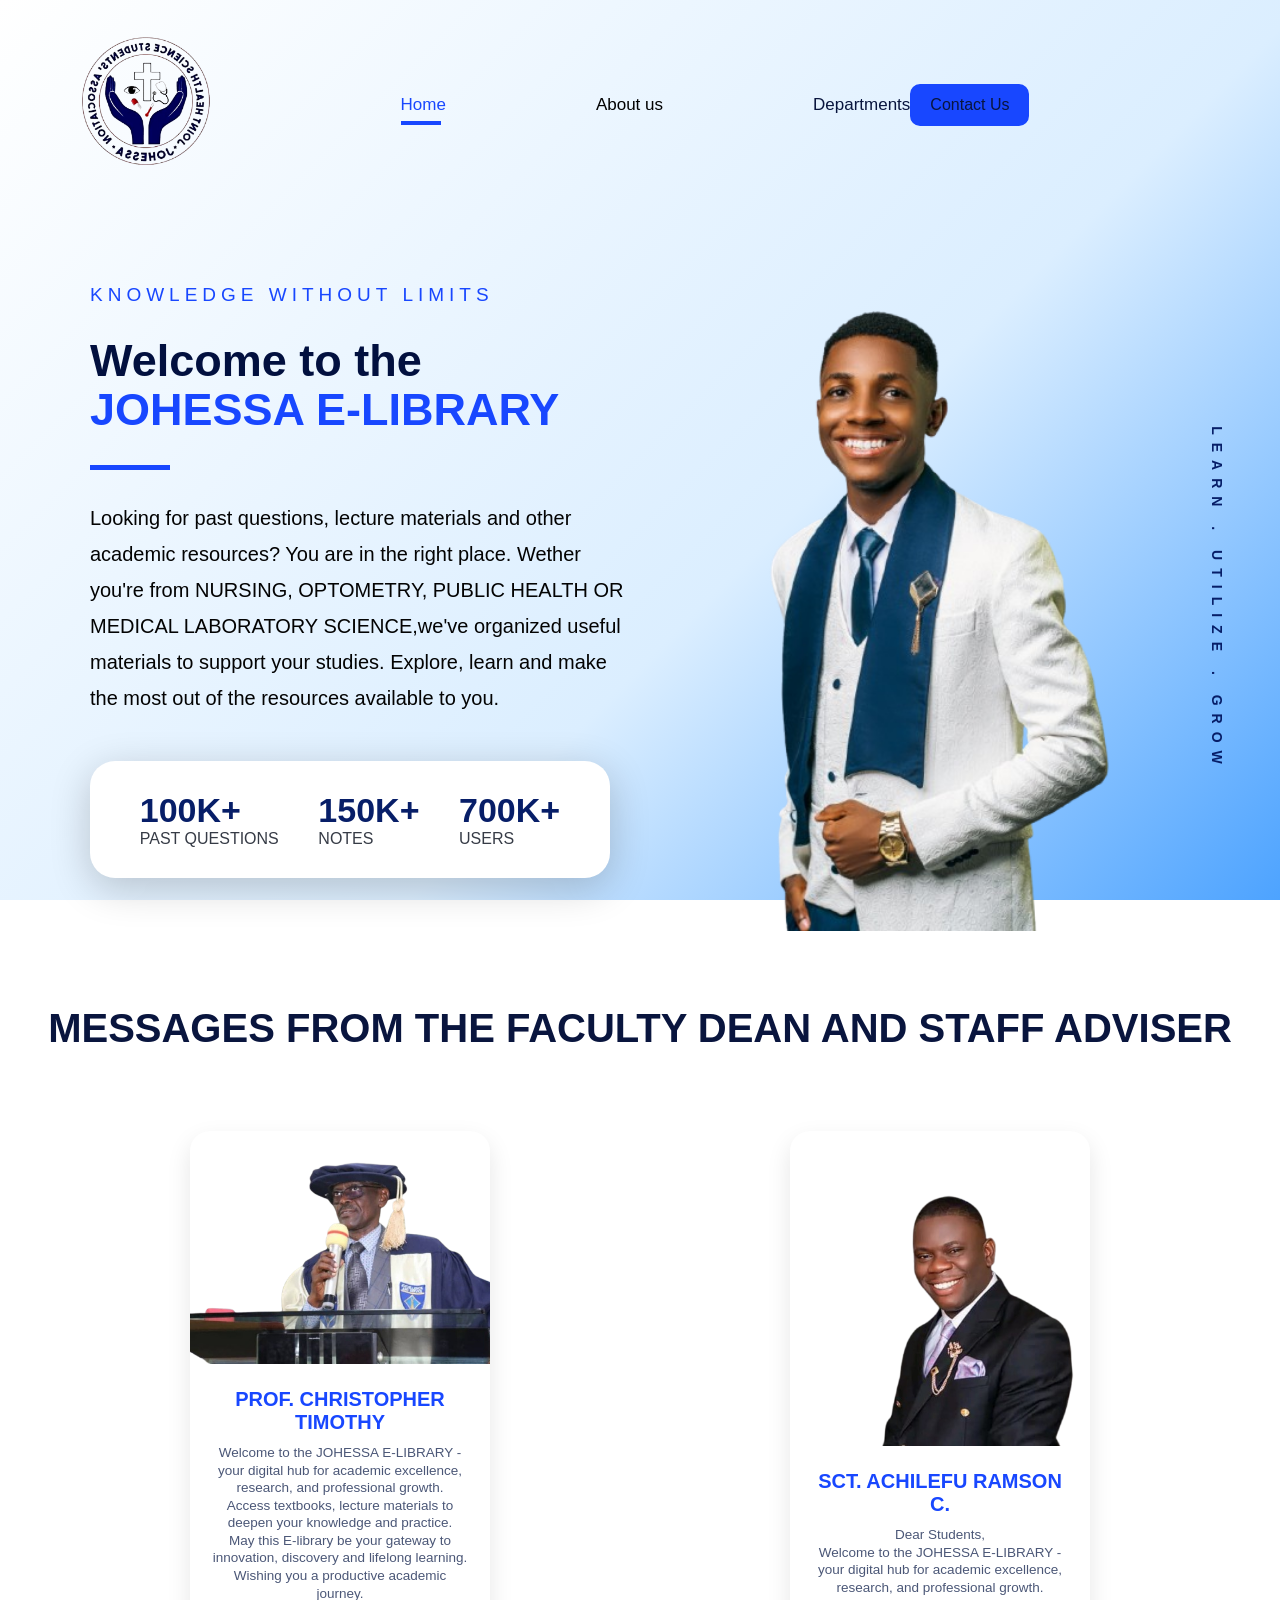
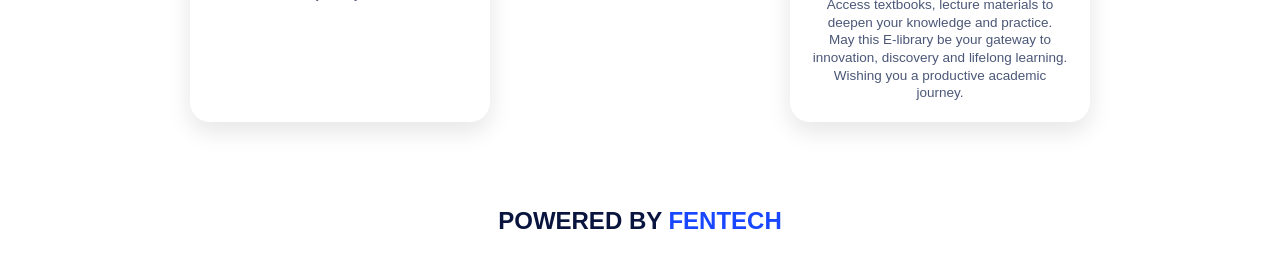
<file: index.html>
<!DOCTYPE html>
<html lang="en">

<head>
    <meta charset="UTF-8">
    <meta name="viewport" content="width=device-width, initial-scale=1.0">
    <title>JOHESSA E-Library</title>
    <link href="https://fonts.googleapis.com/css2?family=poppins:wght@300;400;500;600;700;800&display=swap"
        rel="stylesheet">
    <link rel="stylesheet" href="https://cdnjs.cloudflare.com/ajax/libs/font-awesome/6.6.0/css/all.min.css"
        crossorigin="anonymous" referrerpolicy="no-referrer">
    <link rel="stylesheet" href="JOHESSA.css">
</head>

<body>

    <div class="hero">



        <nav class="navbar">
            <div class="logo">
                <img src="images/johessa.png" alt="">
            </div>
            <div class="menu-toggle" id="menu-toggle">
                <i class="fas fa-bars"></i>
            </div>

            <div class="nav-center">
                <ul class="nav-links">
                    <li class="active">Home</li>
                    <li><a href="ABOUT US.html">About us</a></li>
                    <li class="dropdown">
                        <a href="#">Departments</a>

                        <ul class="dropdown-menu">

                            <!-- OPTOMETRY -->
                            <li class="course-item">
                                <a href="#">OPTOMETRY ▶</a>

                                <ul class="level-menu">
                                    <li><a href="general 100lvl.html">100 LVL</a></li>
                                    <li><a href="opt 200 lvl.html">200 LVL</a></li>
                                    <li><a href="opt 300 lvl.html">300 LVL</a></li>
                                    <li><a href="opt 400 lvl.html">400 LVL</a></li>
                                    <li><a href="opt 500 lvl.html">500 LVL</a></li>
                                    <li><a href="opt 600 lvl.html">600 LVL</a></li>
                                </ul>
                            </li>

                            <!-- NURSING -->
                            <li class="course-item">
                                <a href="#">NURSING ▶</a>

                                <ul class="level-menu">
                                    <li><a href="general 100lvl.html">100 LVL</a></li>
                                    <li><a href="nursing 200 lvl.html">200 LVL</a></li>
                                    <li><a href="nursing 300 lvl.html">300 LVL</a></li>
                                    <li><a href="nursing 400 lvl.html">400 LVL</a></li>
                                    <li><a href="nursing 500 lvl.html">500 LVL</a></li>
                                </ul>
                            </li>

                            <!-- PUBLIC HEALTH -->
                            <li class="course-item">
                                <a href="#">PUBLIC HEALTH ▶</a>

                                <ul class="level-menu">
                                    <li><a href="general 100lvl.html">100 LVL</a></li>
                                    <li><a href="pub health 200 lvl.html">200 LVL</a></li>
                                    <li><a href="pub health 300 lvl.html">300 LVL</a></li>
                                    <li><a href="pub health 400 lvl.html">400 LVL</a></li>
                                </ul>
                            </li>

                            <!-- MED LAB -->
                            <li class="course-item">
                                <a href="#">MEDICAL LAB ▶</a>

                                <ul class="level-menu">
                                    <li><a href="https://medicallaboratoryscience.vercel.app/" target="_blank">100
                                            LVL</a></li>
                                    <li><a href="https://medicallaboratoryscience.vercel.app/" target="_blank">200
                                            LVL</a></li>
                                    <li><a href="https://medicallaboratoryscience.vercel.app/" target="_blank">300
                                            LVL</a></li>
                                    <li><a href="https://medicallaboratoryscience.vercel.app/" target="_blank">400
                                            LVL</a></li>
                                    <li><a href="https://medicallaboratoryscience.vercel.app/" target="_blank">500
                                            LVL</a></li>
                                </ul>
                            </li>

                        </ul>
                    </li>

                    <!-- MOBILE CONTACT -->
                    <li class="mobile-contact">
                        <a href="#">Contact Us</a>

                        <ul class="mobile-contact-menu">

                            <li class="contact-item">
                                <a href="#">📞 Phone</a>
                                <ul class="contact-submenu">
                                    <li><a href="tel:09037460207">09037460207</a></li>
                                </ul>
                            </li>

                            <li class="contact-item">
                                <a href="#">✉️ Email</a>
                                <ul class="contact-submenu">
                                    <li>
                                        <a href="mailto:absujohessa@gmail.com">
                                            absujohessa@gmail.com
                                        </a>
                                    </li>
                                </ul>
                            </li>

                            <li class="contact-item">
                                <a href="#">🎵 TikTok</a>
                                <ul class="contact-submenu">
                                    <li>
                                        <a href="https://www.tiktok.com/@johessa.info.hub?_r=1&_t=ZS-97MoIOwzLV6"
                                            target="_blank">
                                            @johessa.info.hub
                                        </a>
                                    </li>
                                </ul>
                            </li>

                        </ul>
                </ul>
                </li>


                <div class="nav-right">
                    <li class="contact">
                        <a href="#" class="contact-box">Contact Us</a>

                        <ul class="contact-menu">

                            <li class="contact-item">
                                <a href="#">📞 Phone</a>

                                <ul class="contact-submenu">
                                    <li><a href="tel:09037460207">09037460207</a></li>
                                </ul>
                            </li>

                            <li class="contact-item">
                                <a href="#">✉️ Email</a>

                                <ul class="contact-submenu">
                                    <li>
                                        <a href="mailto:absujohessa@gmail.com">
                                            absujohessa@gmail.com
                                        </a>
                                    </li>
                                </ul>
                            </li>

                            <li class="contact-item">
                                <a href="#">🎵 TikTok</a>

                                <ul class="contact-submenu">
                                    <li>
                                        <a href="https://www.tiktok.com/@johessa.info.hub?_r=1&_t=ZS-97MoIOwzLV6"
                                            target="_blank">
                                            @johessa.info.hub
                                        </a>
                                    </li>
                                </ul>
                            </li>
                </div>

        </nav>

        <!--Hero content-->
        <section class="content">
            <div class="left">
                <p class="tagline">
                    KNOWLEDGE WITHOUT LIMITS
                </p>

                <H1>
                    Welcome to the
                    <br>
                    <span>JOHESSA E-LIBRARY</span>
                </H1>
                <div class="line"></div>
                <p class="description">
                    Looking for past questions, lecture materials and other academic resources? You are in the right
                    place.
                    Wether you're from NURSING, OPTOMETRY, PUBLIC HEALTH OR MEDICAL LABORATORY SCIENCE,we've organized
                    useful
                    materials to support your studies.
                    Explore, learn and make the most out of the resources available to you.
                </p>


                <!--Stats-->

                <div class="stats">

                    <div class="stat">
                        <h3>100K+</h3>
                        <p>PAST QUESTIONS</p>
                    </div>
                    <div class="stat">
                        <h3>150K+</h3>
                        <p>NOTES</p>
                    </div>
                    <div class="stat">
                        <h3>700K+</h3>
                        <p>USERS</p>
                    </div>
                </div>
            </div>

            <!--Right-->

            <div class="right">
                <div class="blue-arch">

                    <img src="LEO.png" alt="leo">

                </div>

                <div class="vertical-text">
                    <B>LEARN . UTILIZE . GROW</B>
                </div>

            </div>
        </section>
        <!--PROMINENT LECTURERS-->
        <section class="lecturers-section">
            <h2 class="section-title">
                MESSAGES FROM THE FACULTY DEAN AND STAFF ADVISER
            </h2>
            <!--DEAN -->
            <div class="lecturers">
                <div class="lecturer-card">
                    <div class="lecturer-image">
                        <img src="DEAN.png" alt="dean">
                    </div>
                    <div class="lecturer-text">
                        <h3> PROF. CHRISTOPHER TIMOTHY</h3>
                        <p>Welcome to the JOHESSA E-LIBRARY - your digital hub for academic excellence, research, and
                            professional growth.</p>
                        <p>Access textbooks, lecture materials to deepen your knowledge and practice.</p>
                        <p>May this E-library be your gateway to innovation, discovery and lifelong learning.</p>
                        <p>Wishing you a productive academic journey.</p>
                    </div>
                </div>

                <!--STAFF ADVISER-->
                <div class="lecturer-card">
                    <div class="lecturer-image">
                        <img src="images\SIR RAMSON.png" alt="staff adviser">
                    </div>
                    <div class="lecturer-text">
                        <h3> SCT. ACHILEFU RAMSON C.</h3>
                        <p>Dear Students,</p>
                        <p>Welcome to the JOHESSA E-LIBRARY - your digital hub for academic excellence, research, and
                            professional growth.</p>
                        <p>Access textbooks, lecture materials to deepen your knowledge and practice.</p>
                        <p>May this E-library be your gateway to innovation, discovery and lifelong learning.</p>
                        <p>Wishing you a productive academic journey.</p>
                    </div>
                </div>
            </div>
        </section>

        <!--POWERED BY SECTION-->
        <section class="powered-section">
            <div class="powered-box">
                POWERED BY <span>FENTECH</span>
            </div>
        </section>

        <script src="JOHESSA.js"></script>
</body>

</html>
</file>
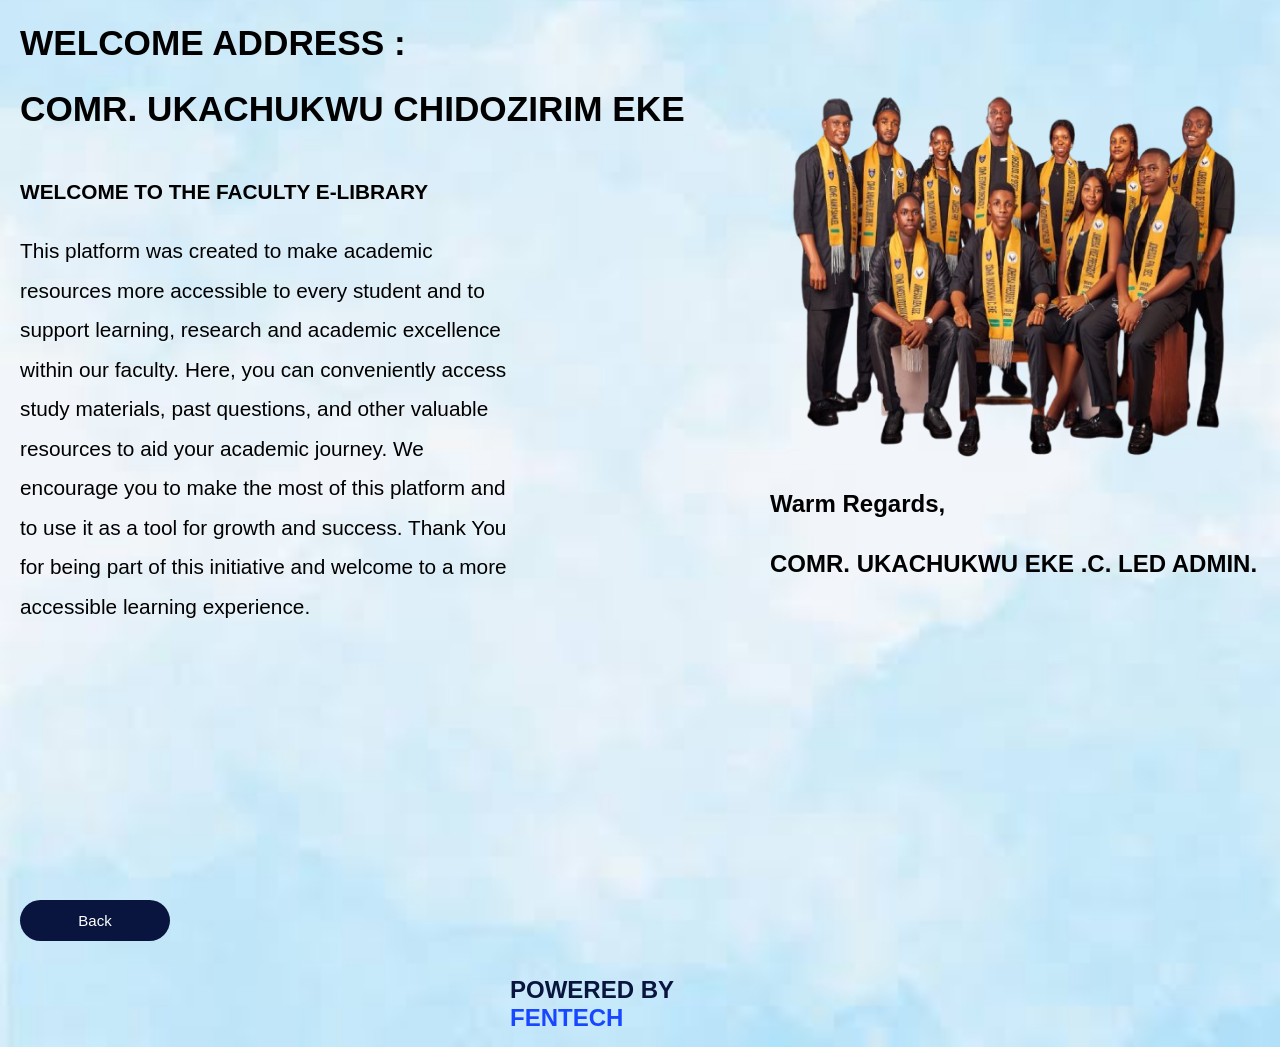
<file: ABOUT US.html>
<!DOCTYPE html>
<html lang="en">
    <head>
        <meta charset="UTF-8">
        <meta name="viewport" content="width=device-width", initial-scale="1.0">
        <title> ABOUT</title>
        <link rel="stylesheet" href="ABOUT.css">
    </head>
    <body>
        <div class="container">
            <div class="content-section">
               <div class="text-section">
                  <h1> WELCOME ADDRESS :</h1>
                  <h1><span>COMR. UKACHUKWU CHIDOZIRIM EKE</span></h1>
                <div class="card">
                    <img src="LEO.png">
                </div>
                
                  <p style="margin-top: 40px;"> <B>WELCOME TO THE FACULTY E-LIBRARY</B></p>
                 <p> This platform was created to make academic resources more accessible to every student and to support
                    learning, research and academic excellence within our faculty.
                    Here, you can conveniently access study materials, past questions, and other valuable
                    resources to aid your academic journey. We encourage you to make the most of this platform 
                    and to use it as a tool for growth and success.
                    Thank You for being part of this initiative and welcome to a more accessible learning experience.
                </p>
        </div>
    </div>
      <div class="image-section">
        <img src="Executives-removebg-preview.png">
        <h2>Warm Regards, <br /> COMR. UKACHUKWU EKE .C. LED ADMIN.</h2>   
    </div>
</div>
<a href="index.html"><button class="button" class="btn">Back</button></a>
 <!--POWERED BY SECTION-->
                <section class="powered-section">
                    <div class="powered-box"> 
                        POWERED BY <span>FENTECH</span>
                    </div>
                </section>
    </body>
</html>
</file>
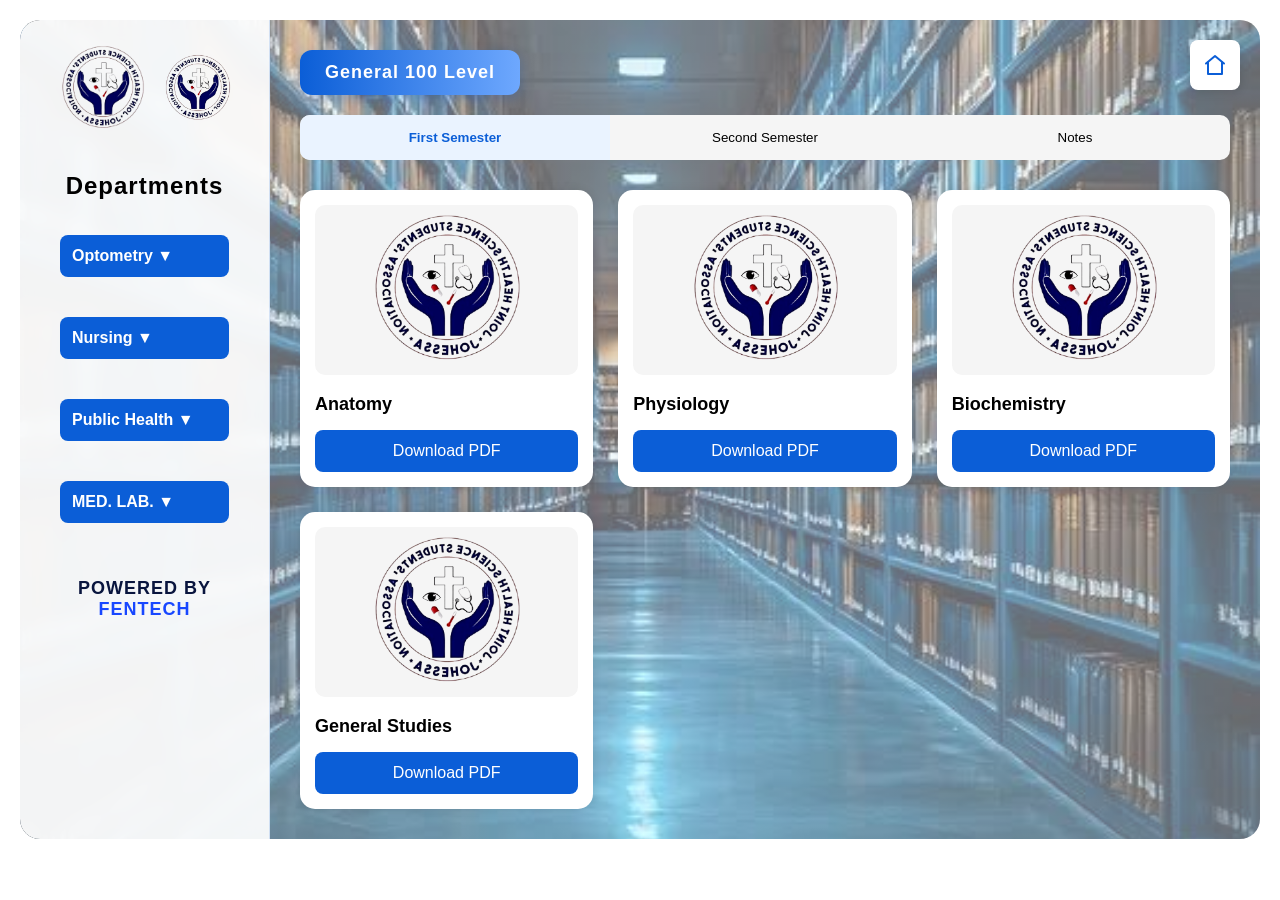
<file: general 100lvl.html>
<!DOCTYPE html>
<html lang="en">

<head>
    <meta charset="UTF-8">
    <meta name="viewport" content="width=device-width, initial-scale=1.0">
    <title>JOHESSA E-Library</title>

    <link rel="stylesheet" href="general 100lvl.css">
</head>

<body>

    <div class="mobile-menu-btn">
    ☰
</div>
<a href="index.html" class="mobile-home-btn">
    <svg xmlns="http://www.w3.org/2000/svg"
         width="24"
         height="24"
         viewBox="0 0 24 24"
         fill="none"
         stroke="currentColor"
         stroke-width="2"
         stroke-linecap="round"
         stroke-linejoin="round">
        <path d="M3 10.5L12 3l9 7.5"></path>
        <path d="M5 9.5V21h14V9.5"></path>
    </svg>
</a>

    <div class="container">

        <!-- SIDEBAR -->
        <aside class="sidebar">

            <div class="logo">

                <img src="images/johessa.png" alt="johessa logo">

                <img src="images/johessa.png" alt="opt logo">

            </div>

            <h4>Departments</h4>

            <ul class="menu">

                <li class="dept">

                    <span class="dept-title">
                        Optometry ▼
                    </span>

                    <ul class="level-menu">

                        <li><a href="general 100lvl.html">100 Level</a></li>
                        <li><a href="opt 200 lvl.html">200 Level</a></li>
                        <li><a href="opt 300 lvl.html">300 Level</a></li>
                        <li><a href="opt 400 lvl.html">400 Level</a></li>
                        <li><a href="opt 500 lvl.html">500 Level</a></li>
                        <li><a href="opt 600 lvl.html">600 Level</a></li>

                    </ul>

                </li>

                <li class="dept">

                    <span class="dept-title">
                        Nursing ▼
                    </span>

                    <ul class="level-menu">

                        <li><a href="general 100lvl.html">100 Level</a></li>
                        <li><a href="nursing 200 lvl.html">200 Level</a></li>
                        <li><a href="nursing 300 lvl.html">300 Level</a></li>
                        <li><a href="nursing 400 lvl.html">400 Level</a></li>
                        <li><a href="nursing 500 lvl.html">500 Level</a></li>

                    </ul>

                </li>

                <li class="dept">

                    <span class="dept-title">
                        Public Health ▼
                    </span>

                    <ul class="level-menu">

                        <li><a href="general 100lvl.html">100 Level</a></li>
                        <li><a href="pub health 200 lvl.html">200 Level</a></li>
                        <li><a href="pub health 300 lvl.html">300 Level</a></li>
                        <li><a href="pub health 400 lvl.html">400 Level</a></li>

                    </ul>

                </li>

                <li class="dept">

                    <span class="dept-title">
                        MED. LAB. ▼
                    </span>

                    <ul class="level-menu">

                        <li><a href="general 100lvl.html">100 Level</a></li>
                        <li><a href="https://medicallaboratoryscience.vercel.app/" target="_blank">200 Level</a></li>
                        <li><a href="https://medicallaboratoryscience.vercel.app/" target="_blank">300 Level</a></li>
                        <li><a href="https://medicallaboratoryscience.vercel.app/" target="_blank">400 Level</a></li>
                        <li><a href="https://medicallaboratoryscience.vercel.app/" target="_blank">500 Level</a></li>

                    </ul>

                </li>

            </ul>

            <div class="powered">
                <span>POWERED BY</span>
                <br>
                <span>FENTECH</span>
            </div>
        </aside>

        <!-- CONTENT -->
        <main class="main-content">

            <div class="level-header">
                General 100 Level
            </div>

            <!-- TABS -->
            <div class="tabs">

                <button class="tab-btn active" data-tab="first">
                    First Semester
                </button>

                <button class="tab-btn" data-tab="second">
                    Second Semester
                </button>

                <button class="tab-btn" data-tab="notes">
                    Notes
                </button>

            </div>

            <!-- FIRST SEMESTER -->
            <div class="tab-content active" id="first">

                <div class="card-grid">

                    <div class="card">

                        <img src="images\johessa.png" alt="pdf image">

                        <h3>Anatomy</h3>

                        <a href="pdfs/anatomy.pdf" download class="download-btn">
                            Download PDF
                        </a>

                    </div>

                    <div class="card">

                        <img src="images\johessa.png" alt="pdf image">

                        <h3>Physiology</h3>

                        <a href="pdfs/physiology.pdf" download class="download-btn">
                            Download PDF
                        </a>

                    </div>

                    <div class="card">

                        <img src="images\johessa.png" alt="pdf image">

                        <h3>Biochemistry</h3>

                        <a href="pdfs/biochemistry.pdf" download class="download-btn">
                            Download PDF
                        </a>

                    </div>

                    <div class="card">

                        <img src="images\johessa.png" alt="pdf image">

                        <h3>General Studies</h3>

                        <a href="pdfs/gs.pdf" download class="download-btn">
                            Download PDF
                        </a>

                    </div>

                </div>

            </div>

            <!-- SECOND SEMESTER -->
            <div class="tab-content" id="second">

                <div class="card-grid">

                    <div class="card">

                        <img src="images\johessa.png" alt="pdf image">

                        <h3>Optics</h3>

                        <a href="pdfs/optics.pdf" download class="download-btn">
                            Download PDF
                        </a>

                    </div>

                    <div class="card">

                        <img src="images\johessa.png" alt="pdf image">

                        <h3>Microbiology</h3>

                        <a href="pdfs/microbiology.pdf" download class="download-btn">
                            Download PDF
                        </a>

                    </div>

                </div>

            </div>

            <!-- NOTES -->
            <div class="tab-content" id="notes">

                <div class="card-grid">

                    <div class="card">

                        <img src="images\johessa.png" alt="pdf image">

                        <h3>Lecture Notes</h3>

                        <a href="pdfs/notes.pdf" download class="download-btn">
                            Download PDF
                        </a>

                    </div>

                </div>

            </div>

        </main>

    </div>

    <script src="general 100lvl.js"></script>

</body>

</html>
</file>
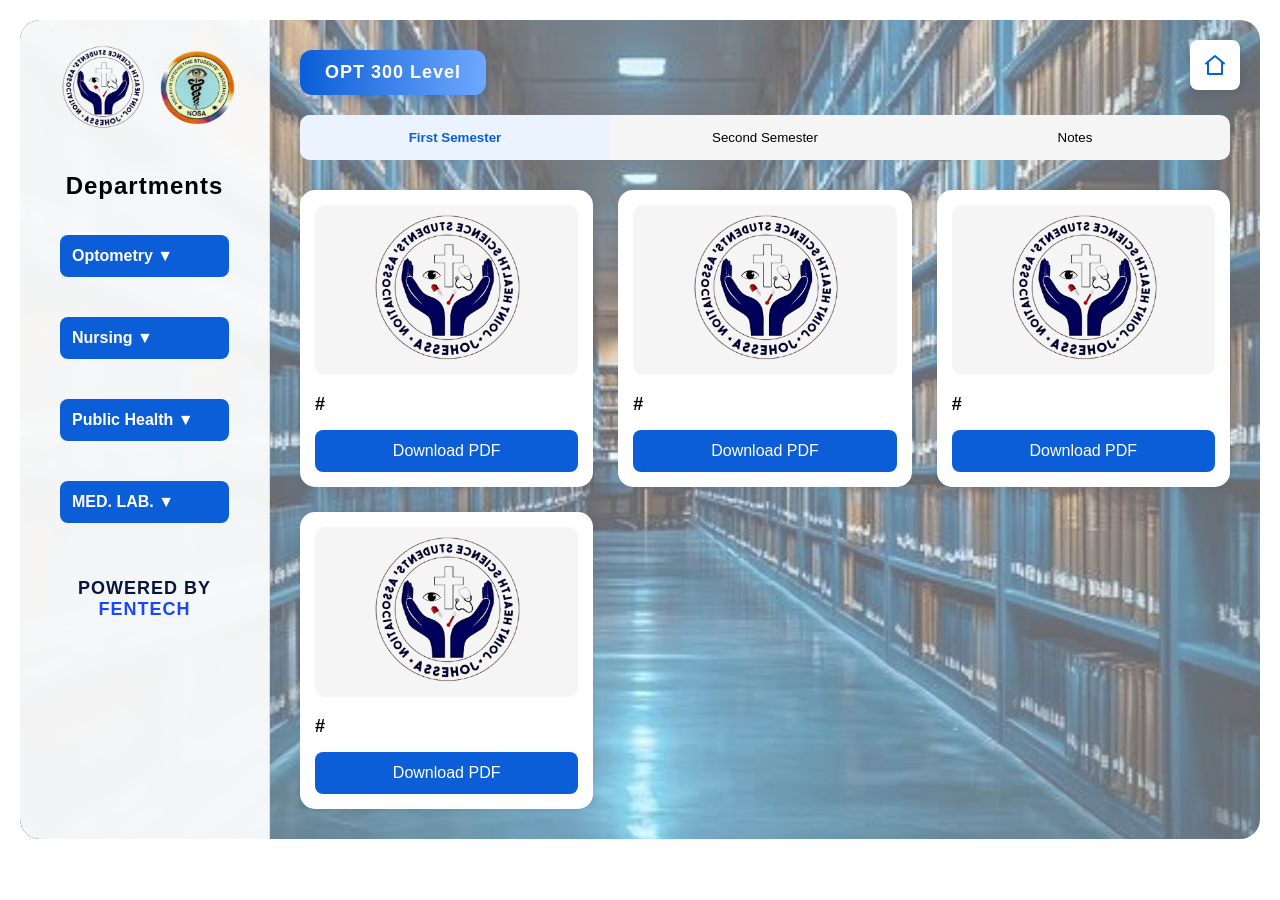
<file: opt 200 lvl.html>
<!DOCTYPE html>
<html lang="en">

<head>
    <meta charset="UTF-8">
    <meta name="viewport" content="width=device-width, initial-scale=1.0">
    <title>JOHESSA E-Library</title>

    <link rel="stylesheet" href="general 100lvl.css">
</head>

<body>

    <div class="mobile-menu-btn">
        ☰
    </div>
    <a href="index.html" class="mobile-home-btn">
        <svg xmlns="http://www.w3.org/2000/svg" width="24" height="24" viewBox="0 0 24 24" fill="none"
            stroke="currentColor" stroke-width="2" stroke-linecap="round" stroke-linejoin="round">
            <path d="M3 10.5L12 3l9 7.5"></path>
            <path d="M5 9.5V21h14V9.5"></path>
        </svg>
    </a>

    <div class="container">

        <!-- SIDEBAR -->
        <aside class="sidebar">

            <div class="logo">

                <img src="images/johessa.png" alt="johessa logo">

                <img src="images/opt logo.png" alt="opt logo">

            </div>

            <h4>Departments</h4>

            <ul class="menu">

                <li class="dept">

                    <span class="dept-title">
                        Optometry ▼
                    </span>

                    <ul class="level-menu">

                        <li><a href="general 100lvl.html">100 Level</a></li>
                        <li><a href="opt 200 lvl.html">200 Level</a></li>
                        <li><a href="opt 300 lvl.html">300 Level</a></li>
                        <li><a href="opt 400 lvl.html">400 Level</a></li>
                        <li><a href="opt 500 lvl.html">500 Level</a></li>
                        <li><a href="opt 600 lvl.html">600 Level</a></li>

                    </ul>

                </li>

                <li class="dept">

                    <span class="dept-title">
                        Nursing ▼
                    </span>

                    <ul class="level-menu">

                        <li><a href="general 100lvl.html">100 Level</a></li>
                        <li><a href="nursing 200 lvl.html">200 Level</a></li>
                        <li><a href="nursing 300 lvl.html">300 Level</a></li>
                        <li><a href="nursing 400 lvl.html">400 Level</a></li>
                        <li><a href="nursing 500 lvl.html">500 Level</a></li>

                    </ul>

                </li>

                <li class="dept">

                    <span class="dept-title">
                        Public Health ▼
                    </span>

                    <ul class="level-menu">

                        <li><a href="general 100lvl.html">100 Level</a></li>
                        <li><a href="pub health 200 lvl.html">200 Level</a></li>
                        <li><a href="pub health 300 lvl.html">300 Level</a></li>
                        <li><a href="pub health 400 lvl.html">400 Level</a></li>

                    </ul>

                </li>

                <li class="dept">

                    <span class="dept-title">
                        MED. LAB. ▼
                    </span>

                    <ul class="level-menu">

                        <li><a href="general 100lvl.html">100 Level</a></li>
                        <li><a href="https://medicallaboratoryscience.vercel.app/" target="_blank">200 Level</a></li>
                        <li><a href="https://medicallaboratoryscience.vercel.app/" target="_blank">300 Level</a></li>
                        <li><a href="https://medicallaboratoryscience.vercel.app/" target="_blank">400 Level</a></li>
                        <li><a href="https://medicallaboratoryscience.vercel.app/" target="_blank">500 Level</a></li>

                    </ul>

                </li>

            </ul>

            <div class="powered">
                <span>POWERED BY</span>
                <br>
                <span>FENTECH</span>
            </div>
        </aside>

        <!-- CONTENT -->
        <main class="main-content">

            <div class="level-header">
                OPT 300 Level
            </div>

            <!-- TABS -->
            <div class="tabs">

                <button class="tab-btn active" data-tab="first">
                    First Semester
                </button>

                <button class="tab-btn" data-tab="second">
                    Second Semester
                </button>

                <button class="tab-btn" data-tab="notes">
                    Notes
                </button>

            </div>

            <!-- FIRST SEMESTER -->
            <div class="tab-content active" id="first">

                <div class="card-grid">

                    <div class="card">

                        <img src="images\johessa.png" alt="pdf image">

                        <h3>#</h3>

                        <a href="#" download class="download-btn">
                            Download PDF
                        </a>

                    </div>

                    <div class="card">

                        <img src="images\johessa.png" alt="pdf image">

                        <h3>#</h3>

                        <a href="#" download class="download-btn">
                            Download PDF
                        </a>

                    </div>

                    <div class="card">

                        <img src="images\johessa.png" alt="pdf image">

                        <h3>#</h3>

                        <a href="pdfs/biochemistry.pdf" download class="download-btn">
                            Download PDF
                        </a>

                    </div>

                    <div class="card">

                        <img src="images\johessa.png" alt="pdf image">

                        <h3>#</h3>

                        <a href="pdfs/gs.pdf" download class="download-btn">
                            Download PDF
                        </a>

                    </div>

                </div>

            </div>

            <!-- SECOND SEMESTER -->
            <div class="tab-content" id="second">

                <div class="card-grid">

                    <div class="card">

                        <img src="images\johessa.png" alt="pdf image">

                        <h3>#</h3>

                        <a href="pdfs/optics.pdf" download class="download-btn">
                            Download PDF
                        </a>

                    </div>

                    <div class="card">

                        <img src="images\johessa.png" alt="pdf image">

                        <h3>#</h3>

                        <a href="pdfs/microbiology.pdf" download class="download-btn">
                            Download PDF
                        </a>

                    </div>

                </div>

            </div>

            <!-- NOTES -->
            <div class="tab-content" id="notes">

                <div class="card-grid">

                    <div class="card">

                        <img src="images\johessa.png" alt="pdf image">

                        <h3>(OPT 211)</h3>

                        <a href="https://drive.google.com/uc?export=download&id=1DdZb7il9LBq1kvDj-EWYEF_g-3k-5Csy"
                            class="download-btn">
                            Download PDF
                        </a>

                    </div>

                </div>

            </div>

        </main>

    </div>

    <script src="general 100lvl.js"></script>

</body>

</html>
</file>
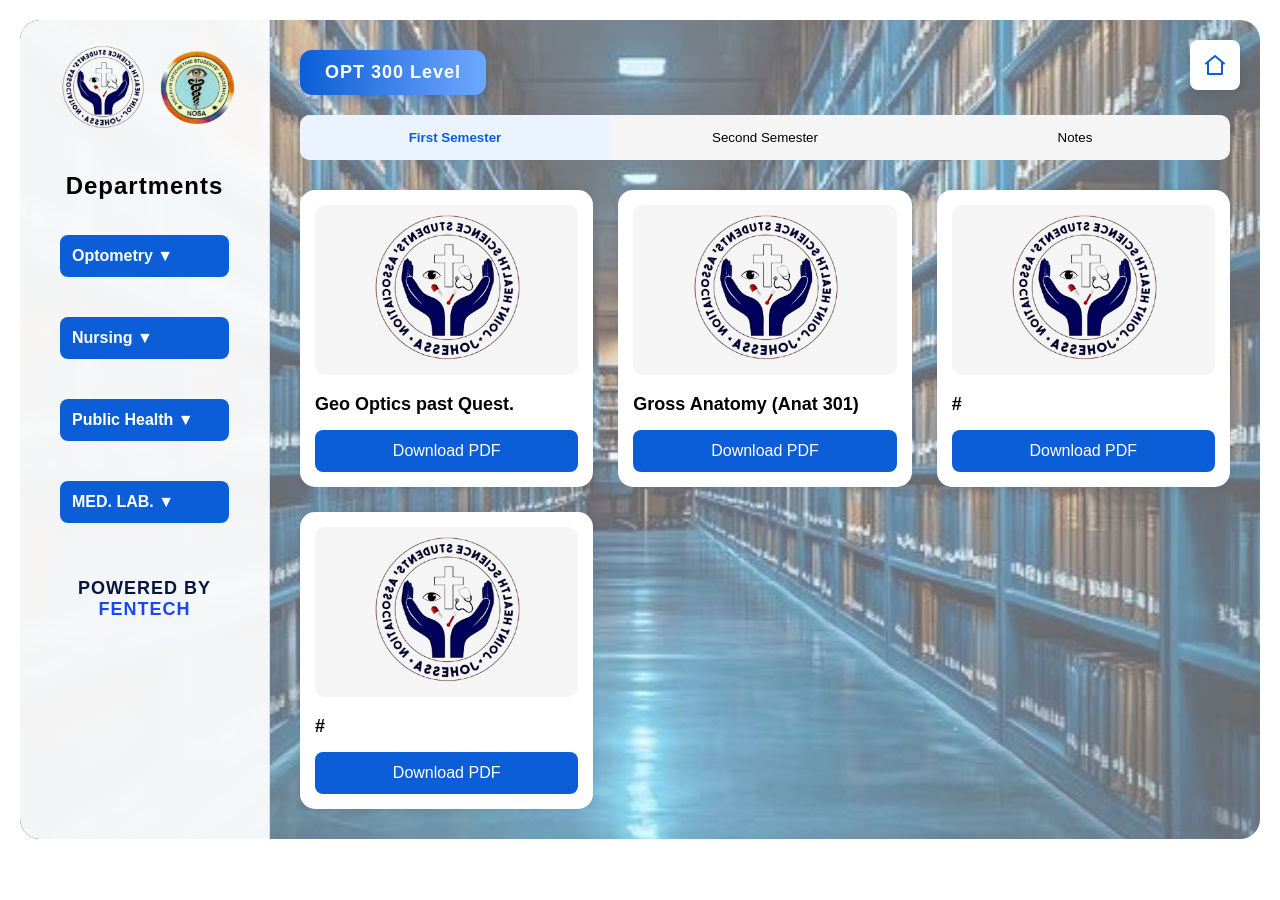
<file: opt 300 lvl.html>
<!DOCTYPE html>
<html lang="en">

<head>
    <meta charset="UTF-8">
    <meta name="viewport" content="width=device-width, initial-scale=1.0">
    <title>JOHESSA E-Library</title>

    <link rel="stylesheet" href="general 100lvl.css">
</head>

<body>

    <div class="mobile-menu-btn">
        ☰
    </div>
    <a href="index.html" class="mobile-home-btn">
        <svg xmlns="http://www.w3.org/2000/svg" width="24" height="24" viewBox="0 0 24 24" fill="none"
            stroke="currentColor" stroke-width="2" stroke-linecap="round" stroke-linejoin="round">
            <path d="M3 10.5L12 3l9 7.5"></path>
            <path d="M5 9.5V21h14V9.5"></path>
        </svg>
    </a>

    <div class="container">

        <!-- SIDEBAR -->
        <aside class="sidebar">

            <div class="logo">

                <img src="images/johessa.png" alt="johessa logo">

                <img src="images/opt logo.png" alt="opt logo">

            </div>

            <h4>Departments</h4>

            <ul class="menu">

                <li class="dept">

                    <span class="dept-title">
                        Optometry ▼
                    </span>

                    <ul class="level-menu">

                        <li><a href="general 100lvl.html">100 Level</a></li>
                        <li><a href="opt 200 lvl.html">200 Level</a></li>
                        <li><a href="opt 300 lvl.html">300 Level</a></li>
                        <li><a href="opt 400 lvl.html">400 Level</a></li>
                        <li><a href="opt 500 lvl.html">500 Level</a></li>
                        <li><a href="opt 600 lvl.html">600 Level</a></li>

                    </ul>

                </li>

                <li class="dept">

                    <span class="dept-title">
                        Nursing ▼
                    </span>

                    <ul class="level-menu">

                        <li><a href="general 100lvl.html">100 Level</a></li>
                        <li><a href="nursing 200 lvl.html">200 Level</a></li>
                        <li><a href="nursing 300 lvl.html">300 Level</a></li>
                        <li><a href="nursing 400 lvl.html">400 Level</a></li>
                        <li><a href="nursing 500 lvl.html">500 Level</a></li>

                    </ul>

                </li>

                <li class="dept">

                    <span class="dept-title">
                        Public Health ▼
                    </span>

                    <ul class="level-menu">

                        <li><a href="general 100lvl.html">100 Level</a></li>
                        <li><a href="pub health 200 lvl.html">200 Level</a></li>
                        <li><a href="pub health 300 lvl.html">300 Level</a></li>
                        <li><a href="pub health 400 lvl.html">400 Level</a></li>

                    </ul>

                </li>

                <li class="dept">

                    <span class="dept-title">
                        MED. LAB. ▼
                    </span>

                    <ul class="level-menu">

                        <li><a href="general 100lvl.html">100 Level</a></li>
                        <li><a href="https://medicallaboratoryscience.vercel.app/" target="_blank">200 Level</a></li>
                        <li><a href="https://medicallaboratoryscience.vercel.app/" target="_blank">300 Level</a></li>
                        <li><a href="https://medicallaboratoryscience.vercel.app/" target="_blank">400 Level</a></li>
                        <li><a href="https://medicallaboratoryscience.vercel.app/" target="_blank">500 Level</a></li>

                    </ul>

                </li>

            </ul>

            <div class="powered">
                <span>POWERED BY</span>
                <br>
                <span>FENTECH</span>
            </div>
        </aside>

        <!-- CONTENT -->
        <main class="main-content">

            <div class="level-header">
                OPT 300 Level
            </div>

            <!-- TABS -->
            <div class="tabs">

                <button class="tab-btn active" data-tab="first">
                    First Semester
                </button>

                <button class="tab-btn" data-tab="second">
                    Second Semester
                </button>

                <button class="tab-btn" data-tab="notes">
                    Notes
                </button>

            </div>

            <!-- FIRST SEMESTER -->
            <div class="tab-content active" id="first">

                <div class="card-grid">

                    <div class="card">

                        <img src="images\johessa.png" alt="pdf image">

                        <h3>Geo Optics past Quest.</h3>

                        <a href="https://drive.google.com/uc?export=download&id=19priNGXghmCM0Q0_av_6NmAX7GnSSKUw"
                            class="download-btn">
                            Download PDF
                        </a>
                    </div>

                    <div class="card">

                        <img src="images\johessa.png" alt="pdf image">

                        <h3>Gross Anatomy (Anat 301)</h3>

                        <a href="https://drive.google.com/uc?export=download&id=1XpXeWirfew4a8FoYzuDaRy1eUBsGKpK-"
                            class="download-btn">
                            Download PDF
                        </a>

                    </div>

                    <div class="card">

                        <img src="images\johessa.png" alt="pdf image">

                        <h3>#</h3>

                        <a href="pdfs/biochemistry.pdf" download class="download-btn">
                            Download PDF
                        </a>

                    </div>

                    <div class="card">

                        <img src="images\johessa.png" alt="pdf image">

                        <h3>#</h3>

                        <a href="pdfs/gs.pdf" download class="download-btn">
                            Download PDF
                        </a>

                    </div>

                </div>

            </div>

            <!-- SECOND SEMESTER -->
            <div class="tab-content" id="second">

                <div class="card-grid">

                    <div class="card">

                        <img src="images\johessa.png" alt="pdf image">

                        <h3>#</h3>

                        <a href="pdfs/optics.pdf" download class="download-btn">
                            Download PDF
                        </a>

                    </div>

                    <div class="card">

                        <img src="images\johessa.png" alt="pdf image">

                        <h3>#</h3>

                        <a href="pdfs/microbiology.pdf" download class="download-btn">
                            Download PDF
                        </a>

                    </div>

                </div>

            </div>

            <!-- NOTES -->
            <div class="tab-content" id="notes">

                <div class="card-grid">

                    <div class="card">

                        <img src="images\johessa.png" alt="pdf image">

                        <h3>Human Physio (OPT 323)</h3>

                        <a href="https://drive.google.com/uc?export=download&id=1MDJlK7CpbYEURIBRnSTbxqWLYKxqCpuS"
                            class="download-btn">
                            Download PDF
                        </a>

                    </div>

                    <div class="card">

                        <img src="images\johessa.png" alt="pdf image">

                        <h3>Khurana Ophthalmology</h3>

                        <a href="https://drive.google.com/uc?export=download&id=1l78kWQIIPXVE9k2_XdIiCh6wyol17vg5"
                            class="download-btn">
                            Download PDF
                        </a>
                    </div>

                </div>

            </div>

        </main>

    </div>

    <script src="general 100lvl.js"></script>

</body>

</html>
</file>
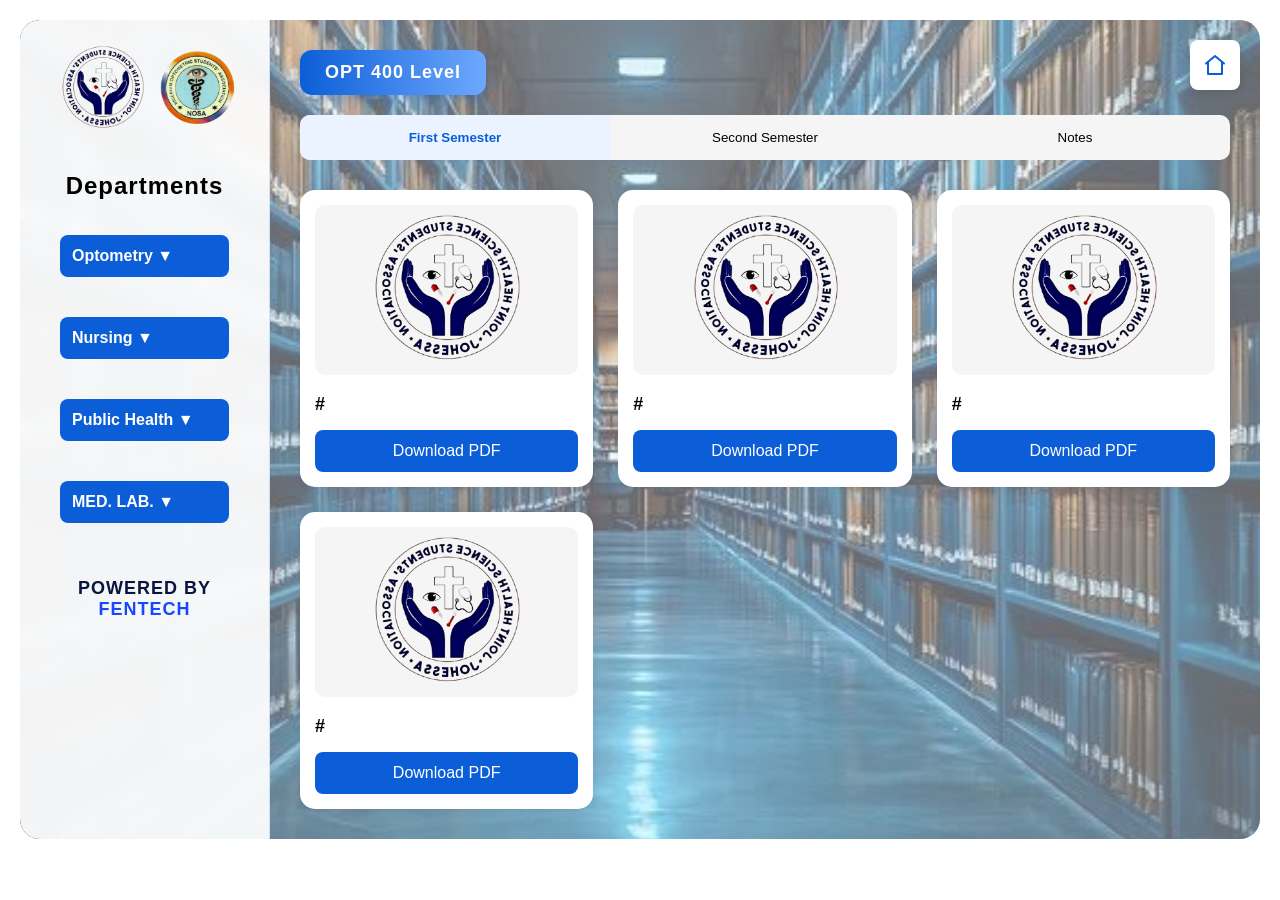
<file: opt 400 lvl.html>
<!DOCTYPE html>
<html lang="en">

<head>
    <meta charset="UTF-8">
    <meta name="viewport" content="width=device-width, initial-scale=1.0">
    <title>JOHESSA E-Library</title>

    <link rel="stylesheet" href="general 100lvl.css">
</head>

<body>

    <div class="mobile-menu-btn">
        ☰
    </div>
    <a href="index.html" class="mobile-home-btn">
        <svg xmlns="http://www.w3.org/2000/svg" width="24" height="24" viewBox="0 0 24 24" fill="none"
            stroke="currentColor" stroke-width="2" stroke-linecap="round" stroke-linejoin="round">
            <path d="M3 10.5L12 3l9 7.5"></path>
            <path d="M5 9.5V21h14V9.5"></path>
        </svg>
    </a>

    <div class="container">

        <!-- SIDEBAR -->
        <aside class="sidebar">

            <div class="logo">

                <img src="images/johessa.png" alt="johessa logo">

                <img src="images/opt logo.png" alt="opt logo">

            </div>

            <h4>Departments</h4>

            <ul class="menu">

                <li class="dept">

                    <span class="dept-title">
                        Optometry ▼
                    </span>

                    <ul class="level-menu">

                        <li><a href="general 100lvl.html">100 Level</a></li>
                        <li><a href="opt 200 lvl.html">200 Level</a></li>
                        <li><a href="opt 300 lvl.html">300 Level</a></li>
                        <li><a href="opt 400 lvl.html">400 Level</a></li>
                        <li><a href="opt 500 lvl.html">500 Level</a></li>
                        <li><a href="opt 600 lvl.html">600 Level</a></li>

                    </ul>

                </li>

                <li class="dept">

                    <span class="dept-title">
                        Nursing ▼
                    </span>

                    <ul class="level-menu">

                        <li><a href="general 100lvl.html">100 Level</a></li>
                        <li><a href="nursing 200 lvl.html">200 Level</a></li>
                        <li><a href="nursing 300 lvl.html">300 Level</a></li>
                        <li><a href="nursing 400 lvl.html">400 Level</a></li>
                        <li><a href="nursing 500 lvl.html">500 Level</a></li>

                    </ul>

                </li>

                <li class="dept">

                    <span class="dept-title">
                        Public Health ▼
                    </span>

                    <ul class="level-menu">

                        <li><a href="general 100lvl.html">100 Level</a></li>
                        <li><a href="pub health 200 lvl.html">200 Level</a></li>
                        <li><a href="pub health 300 lvl.html">300 Level</a></li>
                        <li><a href="pub health 400 lvl.html">400 Level</a></li>

                    </ul>

                </li>

                <li class="dept">

                    <span class="dept-title">
                        MED. LAB. ▼
                    </span>

                    <ul class="level-menu">

                        <li><a href="general 100lvl.html">100 Level</a></li>
                        <li><a href="https://medicallaboratoryscience.vercel.app/" target="_blank">200 Level</a></li>
                        <li><a href="https://medicallaboratoryscience.vercel.app/" target="_blank">300 Level</a></li>
                        <li><a href="https://medicallaboratoryscience.vercel.app/" target="_blank">400 Level</a></li>
                        <li><a href="https://medicallaboratoryscience.vercel.app/" target="_blank">500 Level</a></li>

                    </ul>

                </li>

            </ul>

            <div class="powered">
                <span>POWERED BY</span>
                <br>
                <span>FENTECH</span>
            </div>
        </aside>

        <!-- CONTENT -->
        <main class="main-content">

            <div class="level-header">
                OPT 400 Level
            </div>

            <!-- TABS -->
            <div class="tabs">

                <button class="tab-btn active" data-tab="first">
                    First Semester
                </button>

                <button class="tab-btn" data-tab="second">
                    Second Semester
                </button>

                <button class="tab-btn" data-tab="notes">
                    Notes
                </button>

            </div>

            <!-- FIRST SEMESTER -->
            <div class="tab-content active" id="first">

                <div class="card-grid">

                    <div class="card">

                        <img src="images\johessa.png" alt="pdf image">

                        <h3>#</h3>

                        <a href="pdfs/anatomy.pdf" download class="download-btn">
                            Download PDF
                        </a>

                    </div>

                    <div class="card">

                        <img src="images\johessa.png" alt="pdf image">

                        <h3>#</h3>

                        <a href="pdfs/physiology.pdf" download class="download-btn">
                            Download PDF
                        </a>

                    </div>

                    <div class="card">

                        <img src="images\johessa.png" alt="pdf image">

                        <h3>#</h3>

                        <a href="pdfs/biochemistry.pdf" download class="download-btn">
                            Download PDF
                        </a>

                    </div>

                    <div class="card">

                        <img src="images\johessa.png" alt="pdf image">

                        <h3>#</h3>

                        <a href="pdfs/gs.pdf" download class="download-btn">
                            Download PDF
                        </a>

                    </div>

                </div>

            </div>

            <!-- SECOND SEMESTER -->
            <div class="tab-content" id="second">

                <div class="card-grid">

                    <div class="card">

                        <img src="images\johessa.png" alt="pdf image">

                        <h3>#</h3>

                        <a href="pdfs/optics.pdf" download class="download-btn">
                            Download PDF
                        </a>

                    </div>

                    <div class="card">

                        <img src="images\johessa.png" alt="pdf image">

                        <h3>#</h3>

                        <a href="pdfs/microbiology.pdf" download class="download-btn">
                            Download PDF
                        </a>

                    </div>

                </div>

            </div>

            <!-- NOTES -->
            <div class="tab-content" id="notes">

                <div class="card-grid">

                    <div class="card">

                        <img src="images\johessa.png" alt="pdf image">

                        <h3>Ezekiel Daniel 1st Semester note</h3>

                        <a href="https://drive.google.com/uc?export=download&id=125MmZbSQbjdDYEJ7lSY8iSnJ-he4D1jd"
                            class="download-btn">
                            Download PDF
                        </a>
                    </div>

                    <div class="card">

                        <img src="images\johessa.png" alt="pdf image">

                        <h3>Khurana Ophthalmology</h3>
                        <a href="https://drive.google.com/uc?export=download&id=1l78kWQIIPXVE9k2_XdIiCh6wyol17vg5"
                            class="download-btn">
                            Download PDF
                        </a>
                    </div>

                </div>

            </div>

        </main>

    </div>

    <script src="general 100lvl.js"></script>

</body>

</html>
</file>
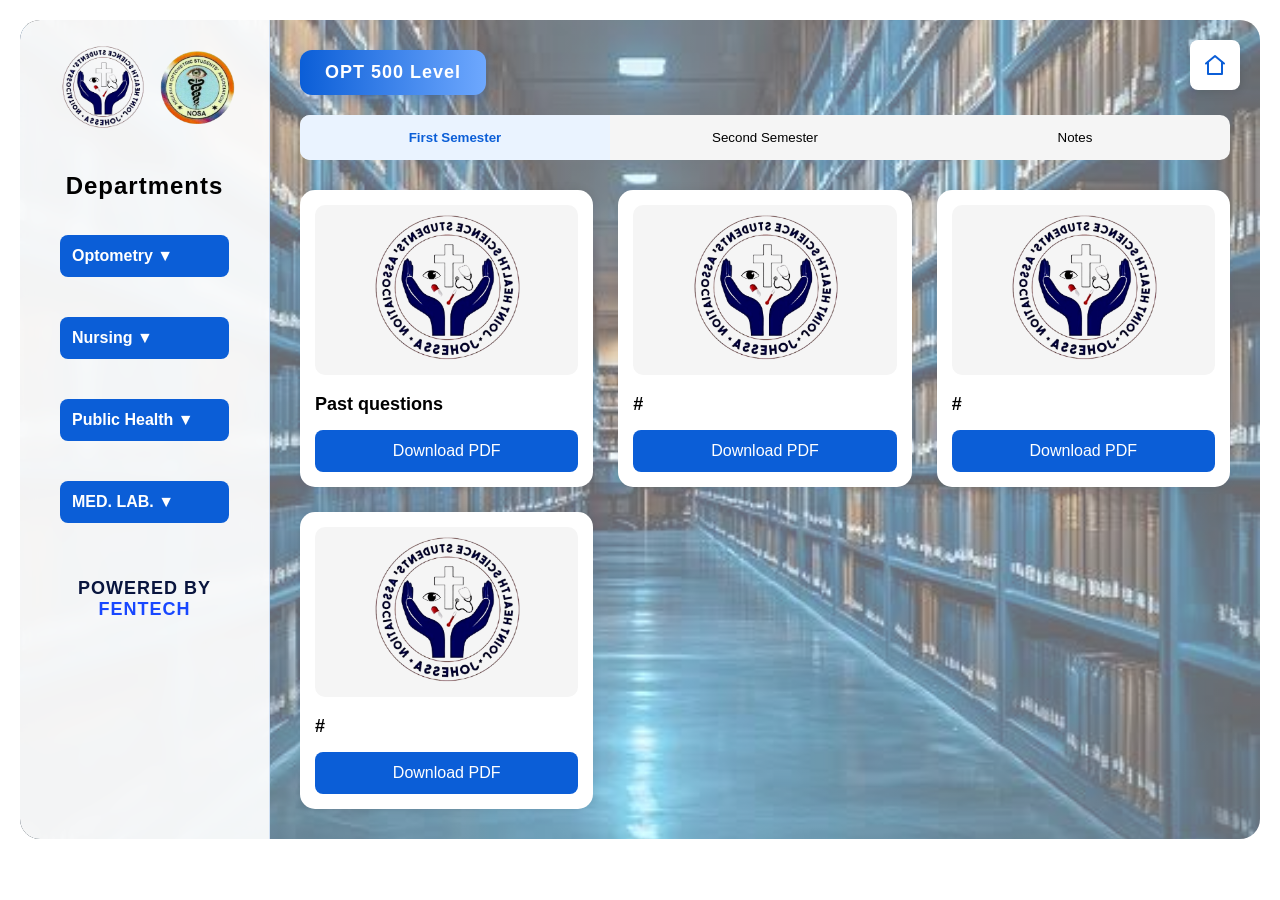
<file: opt 500 lvl.html>
<!DOCTYPE html>
<html lang="en">

<head>
    <meta charset="UTF-8">
    <meta name="viewport" content="width=device-width, initial-scale=1.0">
    <title>JOHESSA E-Library</title>

    <link rel="stylesheet" href="general 100lvl.css">
</head>

<body>

    <div class="mobile-menu-btn">
        ☰
    </div>
    <a href="index.html" class="mobile-home-btn">
        <svg xmlns="http://www.w3.org/2000/svg" width="24" height="24" viewBox="0 0 24 24" fill="none"
            stroke="currentColor" stroke-width="2" stroke-linecap="round" stroke-linejoin="round">
            <path d="M3 10.5L12 3l9 7.5"></path>
            <path d="M5 9.5V21h14V9.5"></path>
        </svg>
    </a>

    <div class="container">

        <!-- SIDEBAR -->
        <aside class="sidebar">

            <div class="logo">

                <img src="images/johessa.png" alt="johessa logo">

                <img src="images/opt logo.png" alt="opt logo">

            </div>

            <h4>Departments</h4>

            <ul class="menu">

                <li class="dept">

                    <span class="dept-title">
                        Optometry ▼
                    </span>

                    <ul class="level-menu">

                        <li><a href="general 100lvl.html">100 Level</a></li>
                        <li><a href="opt 200 lvl.html">200 Level</a></li>
                        <li><a href="opt 300 lvl.html">300 Level</a></li>
                        <li><a href="opt 400 lvl.html">400 Level</a></li>
                        <li><a href="opt 500 lvl.html">500 Level</a></li>
                        <li><a href="opt 600 lvl.html">600 Level</a></li>

                    </ul>

                </li>

                <li class="dept">

                    <span class="dept-title">
                        Nursing ▼
                    </span>

                    <ul class="level-menu">

                        <li><a href="general 100lvl.html">100 Level</a></li>
                        <li><a href="nursing 200 lvl.html">200 Level</a></li>
                        <li><a href="nursing 300 lvl.html">300 Level</a></li>
                        <li><a href="nursing 400 lvl.html">400 Level</a></li>
                        <li><a href="nursing 500 lvl.html">500 Level</a></li>

                    </ul>

                </li>

                <li class="dept">

                    <span class="dept-title">
                        Public Health ▼
                    </span>

                    <ul class="level-menu">

                        <li><a href="general 100lvl.html">100 Level</a></li>
                        <li><a href="pub health 200 lvl.html">200 Level</a></li>
                        <li><a href="pub health 300 lvl.html">300 Level</a></li>
                        <li><a href="pub health 400 lvl.html">400 Level</a></li>

                    </ul>

                </li>

                <li class="dept">

                    <span class="dept-title">
                        MED. LAB. ▼
                    </span>

                    <ul class="level-menu">

                        <li><a href="general 100lvl.html">100 Level</a></li>
                        <li><a href="https://medicallaboratoryscience.vercel.app/" target="_blank">200 Level</a></li>
                        <li><a href="https://medicallaboratoryscience.vercel.app/" target="_blank">300 Level</a></li>
                        <li><a href="https://medicallaboratoryscience.vercel.app/" target="_blank">400 Level</a></li>
                        <li><a href="https://medicallaboratoryscience.vercel.app/" target="_blank">500 Level</a></li>

                    </ul>

                </li>

            </ul>

            <div class="powered">
                <span>POWERED BY</span>
                <br>
                <span>FENTECH</span>
            </div>
        </aside>

        <!-- CONTENT -->
        <main class="main-content">

            <div class="level-header">
                OPT 500 Level
            </div>

            <!-- TABS -->
            <div class="tabs">

                <button class="tab-btn active" data-tab="first">
                    First Semester
                </button>

                <button class="tab-btn" data-tab="second">
                    Second Semester
                </button>

                <button class="tab-btn" data-tab="notes">
                    Notes
                </button>

            </div>

            <!-- FIRST SEMESTER -->
            <div class="tab-content active" id="first">

                <div class="card-grid">

                    <div class="card">

                        <img src="images\johessa.png" alt="pdf image">

                        <h3>Past questions</h3>

                        <a href="https://drive.google.com/uc?export=download&id=18HL6CiFu1osri_JzxUpYEvwbHsqB4apU"
                            class="download-btn">
                            Download PDF
                        </a>
                    </div>

                    <div class="card">

                        <img src="images\johessa.png" alt="pdf image">

                        <h3>#</h3>

                        <a href="pdfs/physiology.pdf" download class="download-btn">
                            Download PDF
                        </a>

                    </div>

                    <div class="card">

                        <img src="images\johessa.png" alt="pdf image">

                        <h3>#</h3>

                        <a href="pdfs/biochemistry.pdf" download class="download-btn">
                            Download PDF
                        </a>

                    </div>

                    <div class="card">

                        <img src="images\johessa.png" alt="pdf image">

                        <h3>#</h3>

                        <a href="pdfs/gs.pdf" download class="download-btn">
                            Download PDF
                        </a>

                    </div>

                </div>

            </div>

            <!-- SECOND SEMESTER -->
            <div class="tab-content" id="second">

                <div class="card-grid">

                    <div class="card">

                        <img src="images\johessa.png" alt="pdf image">

                        <h3>#</h3>

                        <a href="pdfs/optics.pdf" download class="download-btn">
                            Download PDF
                        </a>

                    </div>

                    <div class="card">

                        <img src="images\johessa.png" alt="pdf image">

                        <h3>#</h3>

                        <a href="pdfs/microbiology.pdf" download class="download-btn">
                            Download PDF
                        </a>

                    </div>

                </div>

            </div>

            <!-- NOTES -->
            <div class="tab-content" id="notes">

                <div class="card-grid">

                    <div class="card">

                        <img src="images\johessa.png" alt="pdf image">

                        <h3>Khurana Ophthalmology</h3>
                        <a href="https://drive.google.com/uc?export=download&id=1l78kWQIIPXVE9k2_XdIiCh6wyol17vg5"
                            class="download-btn">
                            Download PDF
                        </a>
                    </div>

                </div>

            </div>

        </main>

    </div>

    <script src="general 100lvl.js"></script>

</body>

</html>
</file>
<file: JOHESSA.css>
@import url('https://fonts.googleapis.com/css2?family=Inter:ital,opsz,wght@0,14..32,100..900;1,14..32,100..900&family=Pliant:ital,wght@0,100..900;1,100..900&display=swap');
*{
    margin:0;
    padding:0;
    box-sizing:border-box;
    font-family: "Pliant", sans-serif;
}

body{
    background: linear-gradient(135deg, #ffffff 0%, #dbeeff 60%, #4da3ff 100%);
    background-repeat: no-repeat;
    background-size: cover;
    background-position: center center;
    background-attachment: fixed;
    overflow-x:hidden;
}

.hero{
    width:100%;
    min-height:100vh;
    position:relative;
   
}
/* navbar */
nav{
    display: flex;
    justify-content: space-between;
    align-items: center;
    padding: 35px 70px;
   
}
/* ===== DESKTOP NAV LAYOUT ===== */

    nav.navbar{
        display: grid;
        grid-template-columns: auto 1fr auto;
        align-items: center;
        padding: 35px 70px;
    }

    /* CENTER MENU */
    .nav-center{
        display: flex;
        justify-content: center;
    }

    .nav-links{
    display: flex;
    list-style: none;
    gap: 150px;
    align-items: center;
    justify-content: center;
}

    /* RIGHT CONTACT BOX */
    .nav-right{
        display: flex;
        justify-content: flex-end;
    }
.contact-box{
    display: inline-flex;
    align-items: center;
    justify-content: center;

    padding: 10px 18px;
    border-radius: 10px;

    background: #1847ff;
    color: white;

    font-weight: 600;
    font-size: 16px;

    text-decoration: none;

    border: 2px solid #1847ff;

    transition: 0.3s ease;
}

.contact-box:hover{
    background: transparent;
    color: #1847ff;
}
.contact,
.contact li,
.contact ul{
    list-style: none !important;
}

.contact{
    list-style-type: none;
}
    /* keep dropdown working */
    .contact-menu{
        right: 0;
    }

.logo img{
   width: 150px;
}
.menu-toggle{
    display: none;
}

ul {
    list-style: none;
    display: flex;
    gap: 16px;
}
ul li{
    cursor: pointer;
    font-size: 17px;
    font-weight: 500;
    color: #09153e;
}
ul li a{
    text-decoration: none;
    color: black;
}
.nav-links .active{
    color: #1847ff;
    position: relative;
}
.nav-links .active::after{
    content: '';
    position: absolute;
    width: 40px;
    height: 4px;
    background: #1847ff;
    left: 0;
    bottom: -10px;
}
.nav-right{
    display: flex;
    align-items: center;
    gap: 20px;
}
.dropdown{
    position: relative;
}
.dropdown a{
    text-decoration: none;
    color: #09153e;
    font-weight: 500;
}
.dropdown-menu.show{
    display: flex;
}
.dropdown-menu{
    position: absolute;
    top: 45px;
    right: 40px;
    width: 220px;
    background: white;
    border-radius: 12px;
    box-shadow: 0 10px 30px rgba(0,0,0,0.12);
    list-style: none;
    padding: 10px 0;
    flex-direction: column;

    opacity: 0;
    visibility: hidden;
    transform: translateY(10px);

    transition: 0.3;
    z-index: 1000;
}
.dropdown li{
    width: 100%;
}
.dropdown-menu li a{
    display: block;
    padding: 12px 20px;
    color: #09153e;
    text-decoration: none;
    transition: 0.3s;
}
.dropdown-menu li a:hover{
    background: #1847ff;
    color: white;
}
.dropdown:hover .dropdown-menu{
    opacity: 1;
    visibility: visible;
    transform: translateY(0);
}

.course-item{
    position: relative;
}
.level-menu{
    position: absolute;
    left: 100%;
    top: 0;

    min-width: 200px;

    background: #fff;
    border-radius: 10px;
    box-shadow: 0 10px 30px rgba(0,0,0,.15);

    display: none;
    flex-direction: column;
    z-index: 1001;
}

.course-item:hover > .level-menu{
    display: flex;
}
.course-item:hover .level-menu{
    opacity: 1;
    visibility: visible;
    transform: translateX(0);
}

.level-menu li{
    width: 100%;
}

.level-menu li a{
    display: block;
    padding: 12px 20px;
    text-decoration: none;
    color: #09153e;
}

.level-menu li a:hover{
    background: #1847ff;
    color: white;
}
.contact a{
    text-decoration: none;
    color: #09153e;
    font-weight: 500;
}
.contact-menu.show{
    display: flex;
}
.contact{
    position: relative;
    display: inline-block;
}

.contact-menu{
    position: absolute;
    top: calc(100% + 10px); /* 👈 forces it BELOW the button */
    right: 0;               /* align with Contact button */
    left: auto;

    width: 280px;

    background: white;
    border-radius: 12px;
    box-shadow: 0 10px 30px rgba(0,0,0,0.12);

    display: flex;
    flex-direction: column;

    opacity: 0;
    visibility: hidden;
    transform: translateY(10px);

    transition: 0.3s ease;

    z-index: 3000;
}
.contact-menu li{
    width: 100%;
}

.contact-menu li a{
    display: block;
    padding: 12px 18px;
    font-size: 14px;
}
.contact-menu li a:hover{
    background: #1847ff;
    color: white;
}
.contact:hover .contact-menu{
    opacity: 1;
    visibility: visible;
    transform: translateY(0);
}.contact-item{
    position: relative;
}

.contact-submenu{
    position: relative;   /* 👈 stops overflow issues */
    left: 0;
    top: 0;

    width: 100%;

    background: #eaf2ff;
    border-radius: 8px;

    display: none;
    flex-direction: column;

    margin-top: 5px;
}

.contact-item:hover .contact-submenu{
    display: flex;
}

.contact-submenu li{
    width: 100%;
}

.contact-submenu li a{
    display: block;
    padding: 12px 20px;
    color: #09153e;
    text-decoration: none;
    transition: 0.3s;
}
.contact-submenu li a:hover{
    background: none;
    color: #09153e;
    cursor: default;
}
/* content */
.content{
    display: flex;
    justify-content: space-between;
    align-items: center;
    padding: 20px 90px;
}
.left{
    width: 50%;
}
.tagline{
    letter-spacing: 5px;
    color: #1847ff;
    font-size: 19px;
    margin-bottom: 30px;
}
.left h1{
    font-size: 45px;
    line-height: 1.1;
    font-weight: 800;
    color: #02103f;
}
.left h1 span{
    color: #1847ff;
}
.line{
    width: 80px;
    height: 5px;
    background: #1847ff;
    margin: 30px 0;
}
.description{
    max-width: 550px;
    font-size: 20px;
    line-height: 1.8;
    color: #030303;
}
/* stats*/
.stats{
    margin-top: 45px;
    display: flex;
    background: white;
    padding: 30px;
    width: 520px;
    border-radius: 25px;
    box-shadow: 0 10px 40px rgba(0,0,0,0.2);
    justify-content: space-around;
}
.stat h3{
    font-size: 34px;
    color: #071e68;
}
.stat p{
    color: #363b46;
}

.right{
    position: relative;
    width: 50%;
    display: flex;
    justify-content: center;
    align-items: center;
}
.blue-arch{
    width: 520px;
    height: 700px;
    border-radius: 260px 260px 0 0;
    position: relative;
    overflow: hidden;
}
.blue-arch img{
    position: absolute;
    bottom: 0;
    left: 50%;
    transform: translateX(-50%);
    height: 95%;
    object-fit: contain;
}
.vertical-text{
    position: absolute;
    right: -200px;
    top: 360px;
    transform: rotate(90deg);
    letter-spacing: 8px;
    color: #071e68;
    font-size: 14px;
}
.blue-circle{
    position: absolute;
    width: 400px;
    height: 400px;
    background-color: #0f2bb8;
    border-radius: 50%;
    bottom: -140px;
    right: -100px;
    z-index: -1;
}
/* lecturer section*/
.lecturers-section{
    width: 100%;
    display: flex;
    flex-direction: row;
    justify-content: center;
    gap: 30px;
    padding: 50px 20px;
    flex-wrap: wrap;
}
.lecturers{
    display: flex;
    justify-content: center;
    gap: 300px;
}
.section-title{
    text-align: center;
    font-size: 40px;
    color: #09153e;
    margin-bottom: 50px;
    padding-top: 5px;
}
.lecturer-card{
   width: 300px;
   background: #fff;
   border-radius: 20px;
   overflow: hidden;
   box-shadow: 0 10px 25px rgba(0,0,0,0.1);
   transition: 0.3s ease;
}
.lecturer-card:hover{
    transform: translateY(-8px);
}
.lecturer-image{
    width: 100%;
    min-width: 350px;
}
.lecturer-image img{
    width: 100%;
    height: 100%;
    object-fit: cover;
}
.lecturer-text{
    padding: 20px;
    text-align: center;
}
.lecturer-text h3{
    font-size: 20px;
    color: #1847ff;
    margin-bottom: 10px;
}
.lecturer-text p{
    font-size: 13.5px;
    line-height: 1.3;
    color: #4b5777;
}
.powered-section{
    display: flex;
    justify-content: center;
    margin: 20px 0;
}
.powered-box{
    padding: 15px 40px;
    border-radius: 15px;
    font-size: 24px;
    font-weight: 600;
    color: #09153e;
}
.powered-box span{
    color: #1847ff;
    font-weight: 700;
}
#contactBtn{
    background: none;
    border: none;
    font-size: 17px;
    font-weight: 500;
    color: #09153e;
    cursor: pointer;
}
#contactBtn:hover{
    color: #1847ff;
}
.popup{
    position: fixed;
    top: 0;
    left: 0;
    width: 100%;
    height: 100%;
    display: none;
    justify-content: center;
    align-items: center;
    background: rgba(0,0,0,0.4);
}
.popup-content{
    background: white;
    padding: 20px 30px;
    border-radius: 10px;
    text-align: center;
    box-shadow: 0 10px 30px rgba(0,0,0,0.2);
}
.mobile-contact{
    display: none;
}

/* ==========================
   TABLETS (iPad)
========================== */
@media screen and (max-width: 1024px){

    nav{
        padding: 25px 40px;
    }

    .nav-links{
        gap: 25px;
    }

    .content{
        flex-direction: column;
        text-align: center;
        padding: 30px;
    }

    .left,
    .right{
        width: 100%;
    }

    .left{
        margin-bottom: 50px;
    }

    .description{
        max-width: 100%;
        font-size: 18px;
    }

    .line{
        margin: 25px auto;
    }

    .stats{
        width: 100%;
        max-width: 600px;
        margin: 40px auto;
    }

    .blue-arch{
        width: 400px;
        height: 550px;
    }

    .vertical-text{
        display: none;
    }

    .section-title{
        font-size: 30px;
        padding-top: 80px;
    }

    .lecturers{
        gap: 40px;
        flex-wrap: wrap;
    }

    .lecturer-card{
        width: 320px;
    }
}


/* ==========================
   PHONES
========================== */
    @media screen and (max-width: 768px){
    /* NAVBAR LAYOUT */
nav.navbar{
    display: flex !important;
    align-items: center;
    justify-content: space-between;
    padding: 15px 15px;
     position: relative !important;
}

.logo{
    margin-left: 10px;
}

.logo img{
    width: 95px;
}
.nav-right{
    position: relative;
    display: flex;
    align-items: center;
}
.contact-box{
    display: none;
}

/* HAMBURGER */
.menu-toggle{
    display: block;
    font-size: 30px;
    margin-left: auto;
    margin-right: 20px;
    z-index: 1001;
}
    /* BRING BACK HERO TEXT */
    .content{
        display: flex;
        flex-direction: column;
        padding: 20px;
        margin-top: 1px;
         position: relative;
    z-index: 1;
    }

    .left{
        width: 100%;
        display: block !important;
        text-align: left !important;
    }

    .tagline{
        display: block !important;
        visibility: visible !important;
        opacity: 1 !important;

        background: linear-gradient(135deg,#1847ff,#4da3ff);
        color: white;
        padding: 10px 15px;
        border-radius: 25px;

        font-size: 13px;
        letter-spacing: 2px;
        margin-bottom: 20px;
        width: fit-content;
    }

    .left h1{
        display: block !important;
        font-size: 34px !important;
        line-height: 1.2;
        margin-bottom: 15px;
    }

    .description{
        display: block !important;
        visibility: visible !important;
        opacity: 1 !important;

        font-size: 15px !important;
        line-height: 1.7;
        margin-top: 15px;
    }
   nav{
        padding: 15px 20px;
        position: relative;
    }

     .nav-links{
        pointer-events: none;
    position: absolute;
    top: 110px;   
    right: 5px;
    width: 380px;

    background: white;
    border-radius: 15px;
    box-shadow: 0 10px 30px rgba(0,0,0,0.15);

    display: none;
    flex-direction: column;
    z-index: 999;
}

.nav-links .dropdown-menu{
    position: relative;  
    top: 0;
    left: 0;
    right: auto;

    width: 100%;
    box-shadow: none;
    border-radius: 0;
    background: #f9f9f9;

    display: none;
    opacity: 1;
    visibility: visible;
    transform: none;
}
.dropdown.active .dropdown-menu{
    display: flex;
}
    .nav-links.active{
         display: flex !important;
          pointer-events: auto;
    }
    .nav-links .active::after{
    display: none;
}
      .nav-links li{
    width: 100%;
    padding: 15px 20px 15px 40px;
    border-bottom: 1px solid #eee;
}

    .nav-links li:last-child{
        border-bottom: none;
    }

   .left,
.right{
    width: 100%;
}
    .line{
    display: none !important;
}
    .stats{
        width: 100%;
        flex-direction: column;
           margin-bottom: 10px;
        gap: 20px;
        text-align: center;
        padding: 20px;
    }
    .stat p{
        font-size: 18px !important;
    }

    .blue-arch{
        width: 280px;
        height: 400px;
    }

    .vertical-text{
    display: block;
    position: absolute;
    right: -120px;
    top: 200px;
    transform: rotate(90deg);
    letter-spacing: 5px;
    color: #071e68;
    font-size: 15px;
    font-weight: 700;
}

  .section-title{
    text-align: center;
    font-size: 40px;
    color: #09153e;
    margin-bottom: 10px; 
    padding-top: 1px;   
}

    .lecturers{
        flex-direction: column;
        align-items: center;
        gap: 30px;
    }
      .lecturer-text p{
        font-size: 15px !important;
        line-height: 1.8;
        color: #030303;
    }


    .lecturer-card{
        width: 90%;
        max-width: 350px;
    }

    .lecturer-image{
        min-width: 100%;
    }

    .powered-box{
        font-size: 18px;
        text-align: center;
        padding: 12px 20px;
    }

  .dropdown-menu{
    display: flex;
    flex-direction: column;
    margin-top: 10px;  
}

.level-menu{
    position: relative;
    left: 0;
    top: 0;

    width: 100%;
    box-shadow: none;
    background: #eaf2ff;

    display: none;
    opacity: 1;
    visibility: visible;
    transform: none;
}

.course-item.active .level-menu{
    display: flex;
}

.level-menu li a{
    display: block;
    padding: 12px 15px;
    font-size: 14px;
}

.mobile-contact{
    display:block !important;
    width:100%;
    margin-top:0 !important;
    padding-top:0 !important;
}

.mobile-contact > a{
    display:block;
    width:90%;

   margin:2px auto 8px auto;

    padding:12px 20px;

    background:#1847ff;
    color:white !important;

    text-align:center;
    font-size:17px;
    font-weight:600;

    border-radius:10px;
    text-decoration:none;

    transition:0.3s ease;
}

.mobile-contact > a:hover{
    background:#0f35d6;
}

.mobile-contact-menu{
    display:none;
    width:100%;
    margin:0;
    padding:0;
    background:#f9f9f9;
}

.mobile-contact.active .mobile-contact-menu{
    display:block;
}

.mobile-contact-menu .contact-item{
    padding:0;
    border-bottom:none;
}

.mobile-contact-menu .contact-item > a{
    display:block;
    padding:12px 15px;
    display:block;
    padding:12px 15px;
    transition:0.3s ease;
}
.mobile-contact-menu .contact-item > a:hover{
    background:#1847ff;
    color:white !important;
    border-radius:8px;
}
.mobile-contact-menu .contact-submenu li a{
    display:block;
    padding:12px 15px;
    transition:0.3s ease;
}

.mobile-contact-menu .contact-submenu li a:hover{
    background:#dbe8ff;
    color:#1847ff;
    border-radius:8px;
}

.mobile-contact-menu .contact-submenu{
    display:none;
    width:100%;
    margin:0;
    padding:0;
    background:#eaf2ff;
}

.mobile-contact-menu .contact-item.active .contact-submenu{
    display:block;
}
}


/* ==========================
   VERY SMALL PHONES
========================== */
@media screen and (max-width: 480px){

    .left h1{
        font-size: 26px;
    }

    .description{
        font-size: 14px;
    }

    .tagline{
        font-size: 13px;
    }

    .blue-arch{
        width: 240px;
        height: 340px;
    }

    .stat h3{
        font-size: 24px;
    }

    .stat p{
        font-size: 12px;
    }

    .section-title{
        font-size: 18px;
    }

    .lecturer-text h3{
        font-size: 16px;
    }

    .lecturer-text p{
        font-size: 12px;
    }
}
/* iPhone 11 Pro Max */
@media screen and (min-width: 414px) and (max-width: 414px){

    .nav-links{
        width: 400px !important;
        right: 10px !important;
    }

}
/* iphone pro max*/
@media screen and (min-width: 428px) and (max-width: 428px){

    .nav-links{
        width: 420px !important;
        right: 10px !important;
    }

}
</file>
<file: ABOUT.css>
@import url('https://fonts.googleapis.com/css2?family=Inter:ital,opsz,wght@0,14..32,100..900;1,14..32,100..900&family=Pliant:ital,wght@0,100..900;1,100..900&display=swap');
* {
    margin: 0;
    padding: 0;
    box-sizing: border-box;
    font-family: "Pliant", sans-serif;
}
body {
     min-height: 100vh;
     width: 100%;
    background-image:  url("images/aboutbackground.jpeg");
    background-repeat: no-repeat;
    background-size: cover;
    background-position: center center;
    background-attachment: fixed;
   
   
}
.container{
    min-height: 100vh;
    overflow-x:hidden;
    display: flex;
    padding: 20px;
}
.content-section{
    flex: 1;
}
.text-section{
    margin-bottom: 40px;
}
.text-section h1{
    font-size: 2.2rem;
    line-height: 1.3;
    margin-bottom: 20px;
    right: 50%;
}
.text-section p{
    color: black;
    font-size: 1.3rem;
    margin-bottom: 20px;
    line-height: 1.9;
    max-width: 500px;
}
.card{
   display: none;
}
.image-section img{
    width: 490px;
    height: 50vh;
    border-radius: 10px;
}
.image-section h2{
    font-size: 1.5rem;
    margin-bottom: 125px;
    line-height: 2.5;
    max-width: 550px;
}
.image-section p{
    font-size: 1.9rem;
    margin-bottom: 125px;
    line-height: 0.2;
    max-width: 550px;
}
.button{
    width: 150px;
    padding: 12px;
    margin-left: 20px;
    margin-bottom: 20px;
    background-color:  #09153e;
    border: none;
    border-radius: 2px;
    cursor: pointer;
    font-size: 15px;
    color: white;
    border-radius: 25px;
}
.button:hover{
    background-color: #1847ff ;
}

powered-section{
    display: flex;
    justify-content: center;
    margin: 70px 0;
    
    
}
.powered-box{
    padding: 15px 510px;
    border-radius: 15px;
    font-size: 24px;
    font-weight: 600;
    color: #09153e;
}
.powered-box span{
    color: #1847ff;
    font-weight: 700;
}


@media screen and (max-width:650px){
    .container{
        display: flex;
        padding: 20px;
        flex-direction: column;
        margin: auto;
        border-radius: 12px;
    }
    .image-section h2{
        font-size: 1.4rem;
        margin-bottom: 25px;
        width: 100%;
        line-height: 2;

    }
    powered-section{
        width: 100%;
        display: flex;
        justify-content: center;
        align-items: center;
        padding: 20px 0;
        margin: 40px auto 0;
    }
    .powered-box{

        width: 85%;
        margin: 0 auto ;
        text-align: center;
        padding: 12px 20px;
        font-size: 18px;
    }
   
    .image-section img{
        width: 100%;
        height: 250px;
        border-radius: 10px;
    }
    .text-section h1{
        margin-bottom: 5px;
        font-size: 2.4rem;
    }
    .card{
        display: block;
        border-radius: 10px;
        box-shadow: 0 4px 8px rgba(0,0,0,0.2);
        text-align: center;
        overflow: hidden;
        margin-top: 30px;

    }
    .card img{
        width: 100%;
        height: 40vh;
        border-top-left-radius: 10px;
        
    }
    
}


@media screen and (min-width:650px) and (max-width:850px) {
    .container{
        display: flex;
        padding: 20px;
        flex-direction: column;
        margin: auto;
        border-radius: 12px;
    }
}
</file>
<file: general 100lvl.css>
*{
margin:0;
padding:0;
box-sizing:border-box;
font-family:Poppins,sans-serif;
}

body{
   padding:20px;
}

.container{
display:flex;
background:
linear-gradient(
rgba(255,255,255,0.40),
rgba(255,255,255,0.40)
),
url("images/library.jpeg");

background-size:cover;
background-position:center;
background-repeat:no-repeat;

border-radius:20px;
overflow:hidden;
min-height:90vh;
}
.level-header{
background:linear-gradient(90deg,#0b5ed7,#6ea8fe);
color:white;

padding:12px 25px;
border-radius:12px;

font-size:18px;
font-weight:700;

display:inline-block;
text-align:center;

margin:0 auto 20px auto;

box-shadow:0 4px 12px rgba(11,94,215,0.25);
letter-spacing:1px;
}

.sidebar{
width:250px;
background:rgba(255,255,255,0.92);
backdrop-filter:blur(8px);
padding:25px;
display:flex;
flex-direction:column;
border-right:1px solid rgba(11,94,215,0.15);
}
.logo{
display:flex;
align-items:center;
justify-content:center;
gap:10px;
margin-bottom:40px;
}

.logo img{
width:60px;
height:auto;
}

.logo img:first-child{
width:95px;
}

.logo img:last-child{
width:75px;
}

.sidebar h4{
margin-bottom:20px;
font-size:24px;
font-weight:700;
color:black;
text-align:center;
letter-spacing:1px;
}

.dept-title{
display:block;
padding:12px;
background:#0b5ed7;
color:white;
border-radius:8px;
cursor:pointer;
font-weight:600;
}

.dept-title:hover{
background:#0849a8;
}

.menu{
list-style:none;
}

.menu li{
padding:15px;
margin-bottom:10px;
cursor:pointer;
border-radius:10px;
transition:.3s;
}

.menu li.active{
background:#0b5ed7;;
color:white;
}

.powered{
margin-top:30px;
text-align:center;
font-size:18px;
font-weight:800;
letter-spacing:1px;
}

.powered span:first-child{
color:#09153e;
}

.powered span:last-child{
color:#1847ff;
}

.main-content{
flex:1;
padding:30px;
}

.back-home{
margin-top:10px;
padding-left:10px;
}

.back-home a{
text-decoration:none;
color:#0b5ed7;
font-weight:600;
font-size:14px;
transition:0.3s;
}

.back-home a:hover{
color:#09153e;
}
.level-menu{
display:none;
list-style:none;
margin-top:10px;
padding-left:15px;
}

.level-menu li{
padding:8px;
background:white;
margin-bottom:5px;
border-radius:6px;
}

.level-menu li a{
text-decoration:none;
color:#333;
display:block;
}

.level-menu.show{
display:block;
}

.tabs{
display:flex;
background:#f5f5f5;
border-radius:10px;
overflow:hidden;
margin-bottom:30px;
}

.tab-btn{
flex:1;
padding:15px;
border:none;
background:none;
cursor:pointer;
}

.tab-btn.active{
background:#eaf3ff;;
color:#0b5ed7;;
font-weight:bold;
}

.tab-content{
display:none;
animation:slide .4s ease;
}

.tab-content.active{
display:block;
}

.card-grid{
display:grid;
grid-template-columns:repeat(auto-fill,minmax(250px,1fr));
gap:25px;
}

.card{
background:white;
border-radius:15px;
padding:15px;
box-shadow:0 0 10px rgba(0,0,0,.08);
}

/*.card img{
width:100%;
height:180px;
object-fit:cover;
border-radius:10px;
}*/

.card img{
width:100%;
height:170px;
object-fit:contain;
background:#f5f5f5;
padding:8px;
border-radius:10px;
}

.card h3{
margin:15px 0;
font-size:18px;
}

.download-btn{
display:block;
text-align:center;
background:#0b5ed7;
color:white;
text-decoration:none;
padding:12px;
border-radius:8px;
}
.mobile-menu-btn{
display:none;
}
.mobile-home-btn{
display:flex;
align-items:center;
justify-content:center;

position:fixed;
top:40px;
right:40px;

font-size:28px; /* bigger than before */
width:50px;
height:50px;

background:white;
color:#0b5ed7;

border-radius:8px;
box-shadow:0 2px 10px rgba(0,0,0,.15);

text-decoration:none;
z-index:2000;
transition:0.3s ease;
}

.mobile-home-btn:hover{
background:#0b5ed7;
color:white;
transform:scale(1.08);
}

@keyframes slide{

from{
opacity:0;
transform:translateX(30px);
}

to{
opacity:1;
transform:translateX(0);
}

}

/* PHONE STYLING */

@media (max-width: 768px){

body{
padding:10px;
}
.menu{
max-height:none;
overflow:visible;
}
.level-menu li a{
font-weight:600;
font-size:14px;
color:#333;
display:block;
text-decoration:none;
transition:0.3s ease;
}
.level-menu li{
background:white;
border-radius:8px;
transition:0.3s ease;
}

.level-menu li:hover{
background:#eaf3ff;
transform:translateX(5px);
}

.level-menu li:hover a{
color:#0b5ed7;
font-weight:700;
}

.container{
flex-direction:column;
border-radius:15px;
}

/* Sidebar */

.sidebar{
width:100%;
border-right:none;
border-bottom:1px solid rgba(11,94,215,0.15);
padding:20px 15px;
}

/* push logo down a bit so it doesn't clash with menu icon */
.logo{
    margin-top: 40px;
    justify-content: center;
}

.logo img:first-child{
    width: 120px; 
}

.logo img:last-child{
    width: 100px; 
}


.mobile-menu-btn{
    top: 20px;
    left: 20px;
    font-size: 32px;
}
.mobile-menu-btn:hover{
background:#0b5ed7;
color:white;
transform:scale(1.05);
transition:0.3s ease;
}

.mobile-home-btn{
display:flex;
align-items:center;
justify-content:center;

position:fixed;
top:15px;
right:15px;

width:48px;
height:48px;

font-size:24px;
text-decoration:none;

background:white;
color:#0b5ed7;

border-radius:8px;
box-shadow:0 2px 10px rgba(0,0,0,.15);

z-index:2000;
transition:.3s;
}

.mobile-home-btn:hover{
background:#0b5ed7;
color:white;
}

.sidebar h4{
font-size:22px;
margin-bottom:15px;
}

/* Department buttons */

.dept-title{
font-size:15px;
padding:14px;
}

.mobile-menu-btn{
display:block;
position:fixed;
top:15px;
left:15px;
font-size:30px;
font-weight:bold;
cursor:pointer;
z-index:2000;
background:white;
padding:5px 12px;
border-radius:8px;
box-shadow:0 2px 10px rgba(0,0,0,.15);
}

/* Hide sidebar initially */

.sidebar{
position:fixed;
top:0;
left:-280px;
width:260px;
height:100vh;
z-index:1500;
transition:.4s ease;
overflow-y:scroll;
}

/* Show sidebar when clicked */

.sidebar.show-sidebar{
left:0;
}

/* Main content full width */

.main-content{
width:100%;
padding-top:60px;
}

/* Powered By */

.powered{
margin-top:20px;
font-size:16px;
}

/* Main Content */

.main-content{
padding:15px;
}

/* Level Header */

.level-header{
display:block;
width:fit-content;
margin:0 auto 20px auto;
text-align:center;

font-size:18px;
font-weight:800;

padding:10px 20px;

letter-spacing:0.8px;
}

/* Tabs */

.tabs{
margin-bottom:20px;
}

.tab-btn{
flex:1;
padding:15px;
border:none;
background:none;
cursor:pointer;
font-weight:600;
font-size:15px;
}

/* Cards */

.card-grid{
grid-template-columns:1fr;
gap:15px;
}

.card{
padding:12px;
}

.card img{
height:160px;
}

.card h3{
font-size:16px;
text-align:center;
}

.download-btn{
padding:10px;
font-size:14px;
}

/* Prevent overflow */

img{
max-width:100%;
height:auto;
}

}

@media (max-width:480px){

.logo img:first-child{
width:65px;
}

.logo img:last-child{
width:50px;
}

.sidebar h4{
font-size:20px;
}

.level-header{
font-size:14px;
}

.tab-btn{
font-size:13px;
padding:10px 5px;
}

.card img{
height:140px;
}

.download-btn{
font-size:13px;
}

}
</file>
